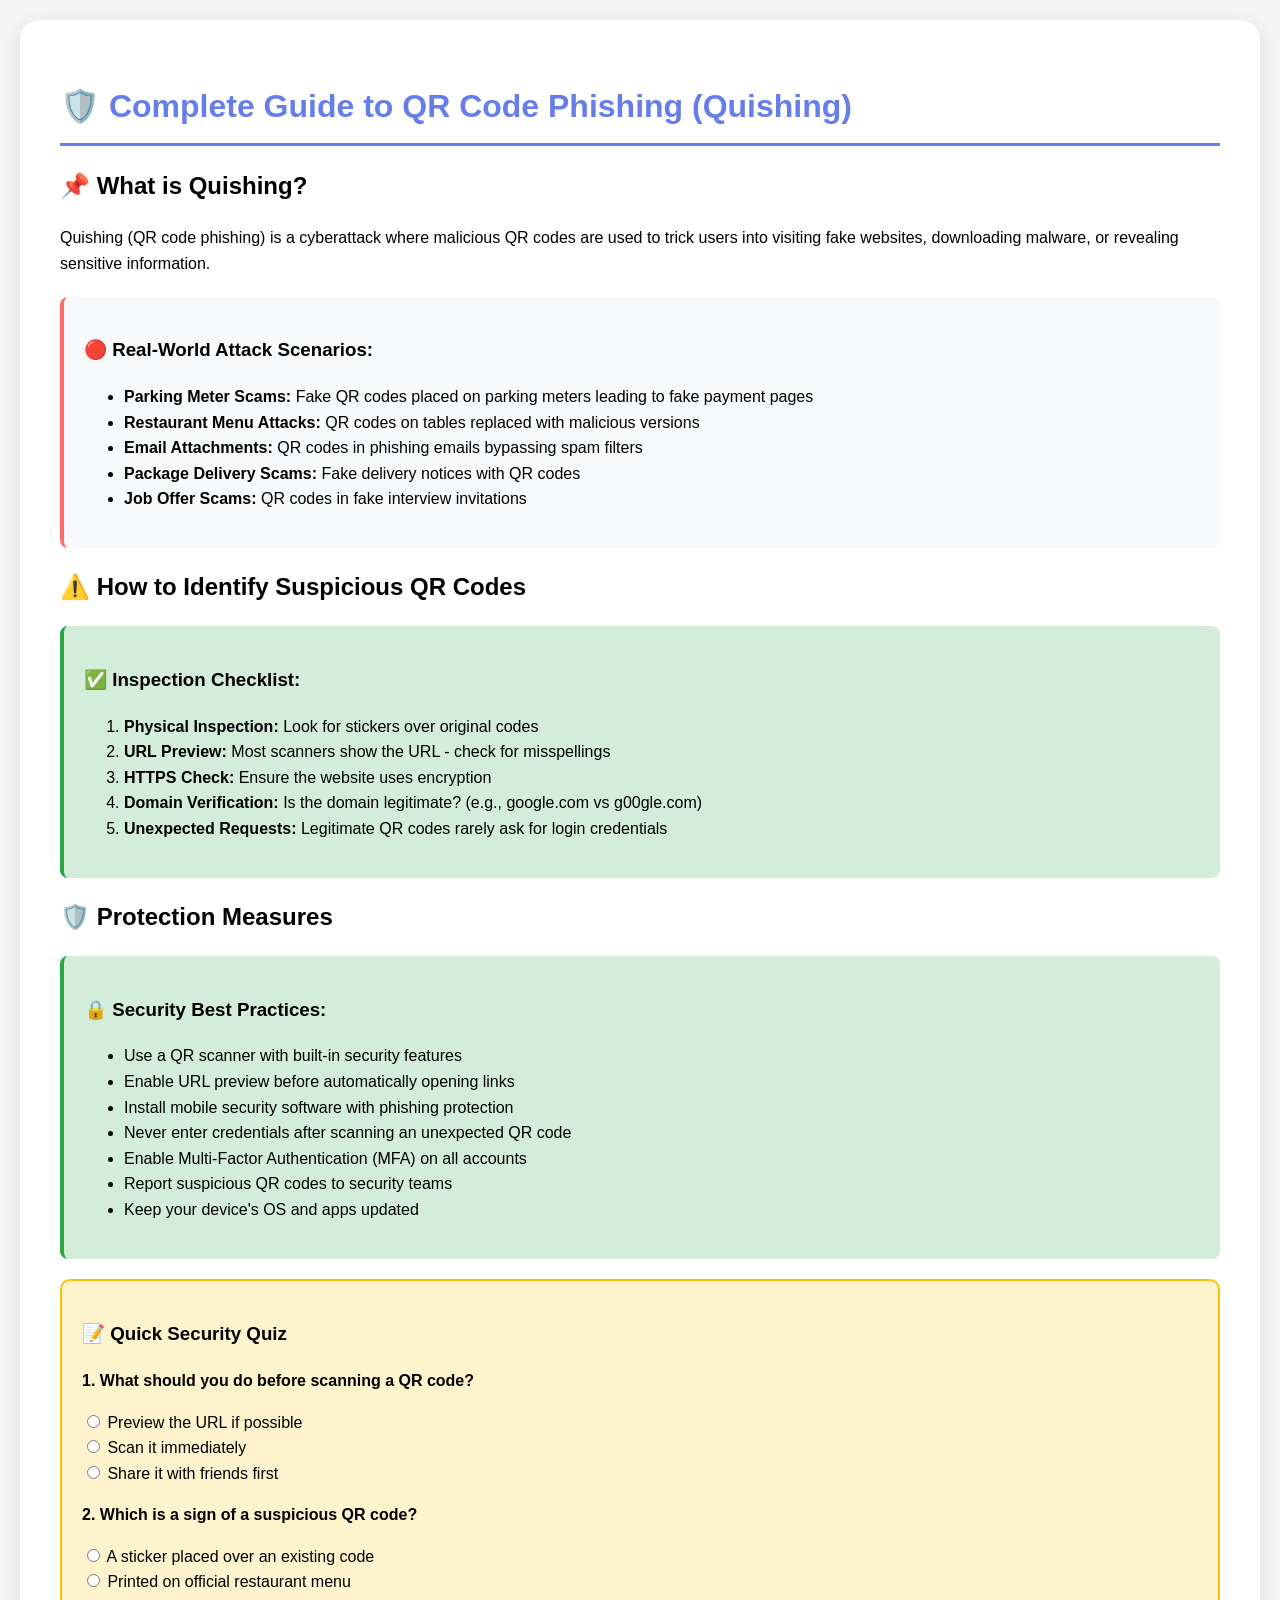
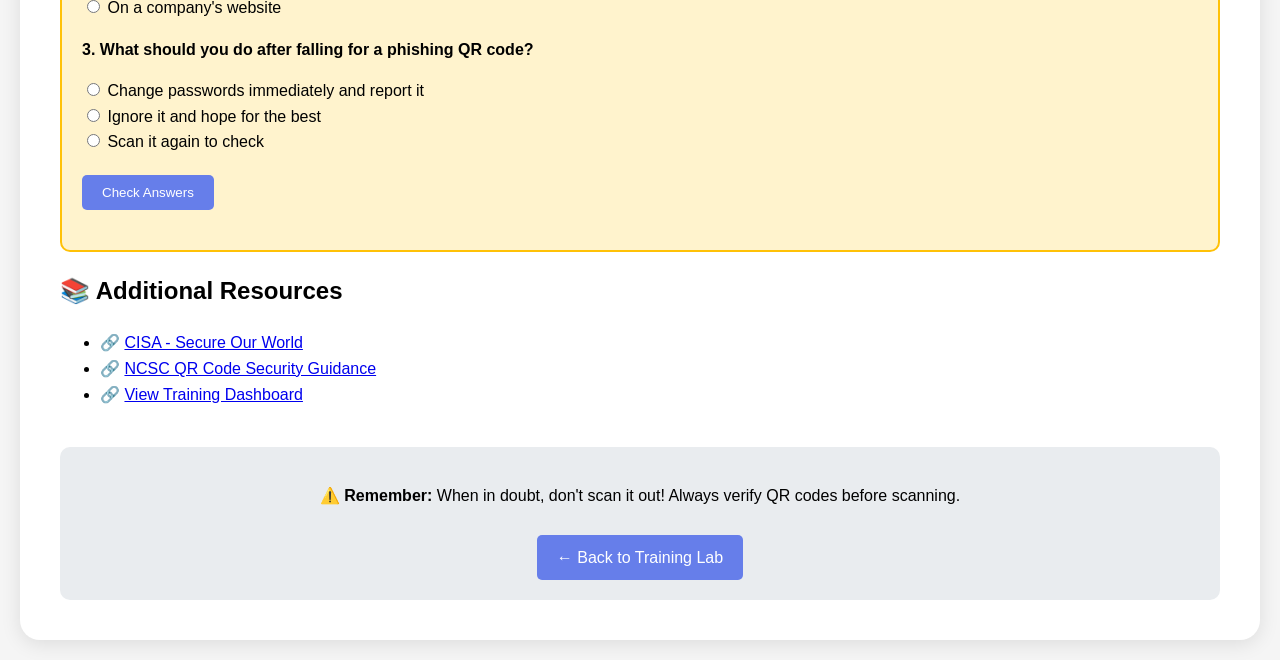
<file: templates/training.html>
<!DOCTYPE html>
<html lang="en">
<head>
    <meta charset="UTF-8">
    <meta name="viewport" content="width=device-width, initial-scale=1.0">
    <title>QR Phishing Training - Complete Guide</title>
    <style>
        body {
            font-family: 'Segoe UI', Tahoma, Geneva, Verdana, sans-serif;
            line-height: 1.6;
            margin: 0;
            padding: 20px;
            background: #f5f5f5;
        }
        .training-container {
            max-width: 1200px;
            margin: 0 auto;
            background: white;
            padding: 40px;
            border-radius: 20px;
            box-shadow: 0 4px 20px rgba(0,0,0,0.1);
        }
        h1 { color: #667eea; border-bottom: 3px solid #667eea; padding-bottom: 10px; }
        .scenario {
            background: #f8f9fa;
            border-left: 4px solid #ff6b6b;
            padding: 20px;
            margin: 20px 0;
            border-radius: 8px;
        }
        .best-practice {
            background: #d4edda;
            border-left: 4px solid #28a745;
            padding: 20px;
            margin: 20px 0;
            border-radius: 8px;
        }
        .quiz {
            background: #fff3cd;
            border: 2px solid #ffc107;
            padding: 20px;
            border-radius: 10px;
            margin: 20px 0;
        }
        @media (max-width: 768px) {
            .training-container { padding: 20px; }
        }
    </style>
</head>
<body>
    <div class="training-container">
        <h1>🛡️ Complete Guide to QR Code Phishing (Quishing)</h1>
        
        <h2>📌 What is Quishing?</h2>
        <p>Quishing (QR code phishing) is a cyberattack where malicious QR codes are used to trick users into visiting fake websites, downloading malware, or revealing sensitive information.</p>
        
        <div class="scenario">
            <h3>🔴 Real-World Attack Scenarios:</h3>
            <ul>
                <li><strong>Parking Meter Scams:</strong> Fake QR codes placed on parking meters leading to fake payment pages</li>
                <li><strong>Restaurant Menu Attacks:</strong> QR codes on tables replaced with malicious versions</li>
                <li><strong>Email Attachments:</strong> QR codes in phishing emails bypassing spam filters</li>
                <li><strong>Package Delivery Scams:</strong> Fake delivery notices with QR codes</li>
                <li><strong>Job Offer Scams:</strong> QR codes in fake interview invitations</li>
            </ul>
        </div>
        
        <h2>⚠️ How to Identify Suspicious QR Codes</h2>
        <div class="best-practice">
            <h3>✅ Inspection Checklist:</h3>
            <ol>
                <li><strong>Physical Inspection:</strong> Look for stickers over original codes</li>
                <li><strong>URL Preview:</strong> Most scanners show the URL - check for misspellings</li>
                <li><strong>HTTPS Check:</strong> Ensure the website uses encryption</li>
                <li><strong>Domain Verification:</strong> Is the domain legitimate? (e.g., google.com vs g00gle.com)</li>
                <li><strong>Unexpected Requests:</strong> Legitimate QR codes rarely ask for login credentials</li>
            </ol>
        </div>
        
        <h2>🛡️ Protection Measures</h2>
        <div class="best-practice">
            <h3>🔒 Security Best Practices:</h3>
            <ul>
                <li>Use a QR scanner with built-in security features</li>
                <li>Enable URL preview before automatically opening links</li>
                <li>Install mobile security software with phishing protection</li>
                <li>Never enter credentials after scanning an unexpected QR code</li>
                <li>Enable Multi-Factor Authentication (MFA) on all accounts</li>
                <li>Report suspicious QR codes to security teams</li>
                <li>Keep your device's OS and apps updated</li>
            </ul>
        </div>
        
        <div class="quiz">
            <h3>📝 Quick Security Quiz</h3>
            <form id="quizForm">
                <p><strong>1. What should you do before scanning a QR code?</strong></p>
                <label><input type="radio" name="q1" value="correct"> Preview the URL if possible</label><br>
                <label><input type="radio" name="q1" value="wrong"> Scan it immediately</label><br>
                <label><input type="radio" name="q1" value="wrong"> Share it with friends first</label><br>
                
                <p><strong>2. Which is a sign of a suspicious QR code?</strong></p>
                <label><input type="radio" name="q2" value="correct"> A sticker placed over an existing code</label><br>
                <label><input type="radio" name="q2" value="wrong"> Printed on official restaurant menu</label><br>
                <label><input type="radio" name="q2" value="wrong"> On a company's website</label><br>
                
                <p><strong>3. What should you do after falling for a phishing QR code?</strong></p>
                <label><input type="radio" name="q3" value="correct"> Change passwords immediately and report it</label><br>
                <label><input type="radio" name="q3" value="wrong"> Ignore it and hope for the best</label><br>
                <label><input type="radio" name="q3" value="wrong"> Scan it again to check</label><br>
                
                <button type="button" onclick="checkQuiz()" style="margin-top: 20px; padding: 10px 20px; background: #667eea; color: white; border: none; border-radius: 5px; cursor: pointer;">Check Answers</button>
            </form>
            <p id="quizResult" style="margin-top: 20px; font-weight: bold;"></p>
        </div>
        
        <h2>📚 Additional Resources</h2>
        <ul>
            <li>🔗 <a href="https://www.cisa.gov/secure-our-world" target="_blank">CISA - Secure Our World</a></li>
            <li>🔗 <a href="https://www.ncsc.gov.uk/guidance/qr-code-security-guidance" target="_blank">NCSC QR Code Security Guidance</a></li>
            <li>🔗 <a href="/admin/dashboard" target="_blank">View Training Dashboard</a></li>
        </ul>
        
        <div style="text-align: center; margin-top: 40px; padding: 20px; background: #e9ecef; border-radius: 10px;">
            <p>⚠️ <strong>Remember:</strong> When in doubt, don't scan it out! Always verify QR codes before scanning.</p>
            <a href="/" style="display: inline-block; margin-top: 10px; padding: 10px 20px; background: #667eea; color: white; text-decoration: none; border-radius: 5px;">← Back to Training Lab</a>
        </div>
    </div>
    
    <script>
        function checkQuiz() {
            const q1 = document.querySelector('input[name="q1"]:checked');
            const q2 = document.querySelector('input[name="q2"]:checked');
            const q3 = document.querySelector('input[name="q3"]:checked');
            
            if (!q1 || !q2 || !q3) {
                document.getElementById('quizResult').innerHTML = '⚠️ Please answer all questions!';
                return;
            }
            
            let score = 0;
            if (q1.value === 'correct') score++;
            if (q2.value === 'correct') score++;
            if (q3.value === 'correct') score++;
            
            if (score === 3) {
                document.getElementById('quizResult').innerHTML = '🎉 Excellent! You understand QR phishing risks! Share this knowledge with colleagues.';
            } else if (score >= 2) {
                document.getElementById('quizResult').innerHTML = '👍 Good job! Review the training material to improve your security awareness.';
            } else {
                document.getElementById('quizResult').innerHTML = '📚 Please review the training material above and try again. Security awareness is crucial!';
            }
        }
    </script>
</body>
</html>
</file>
